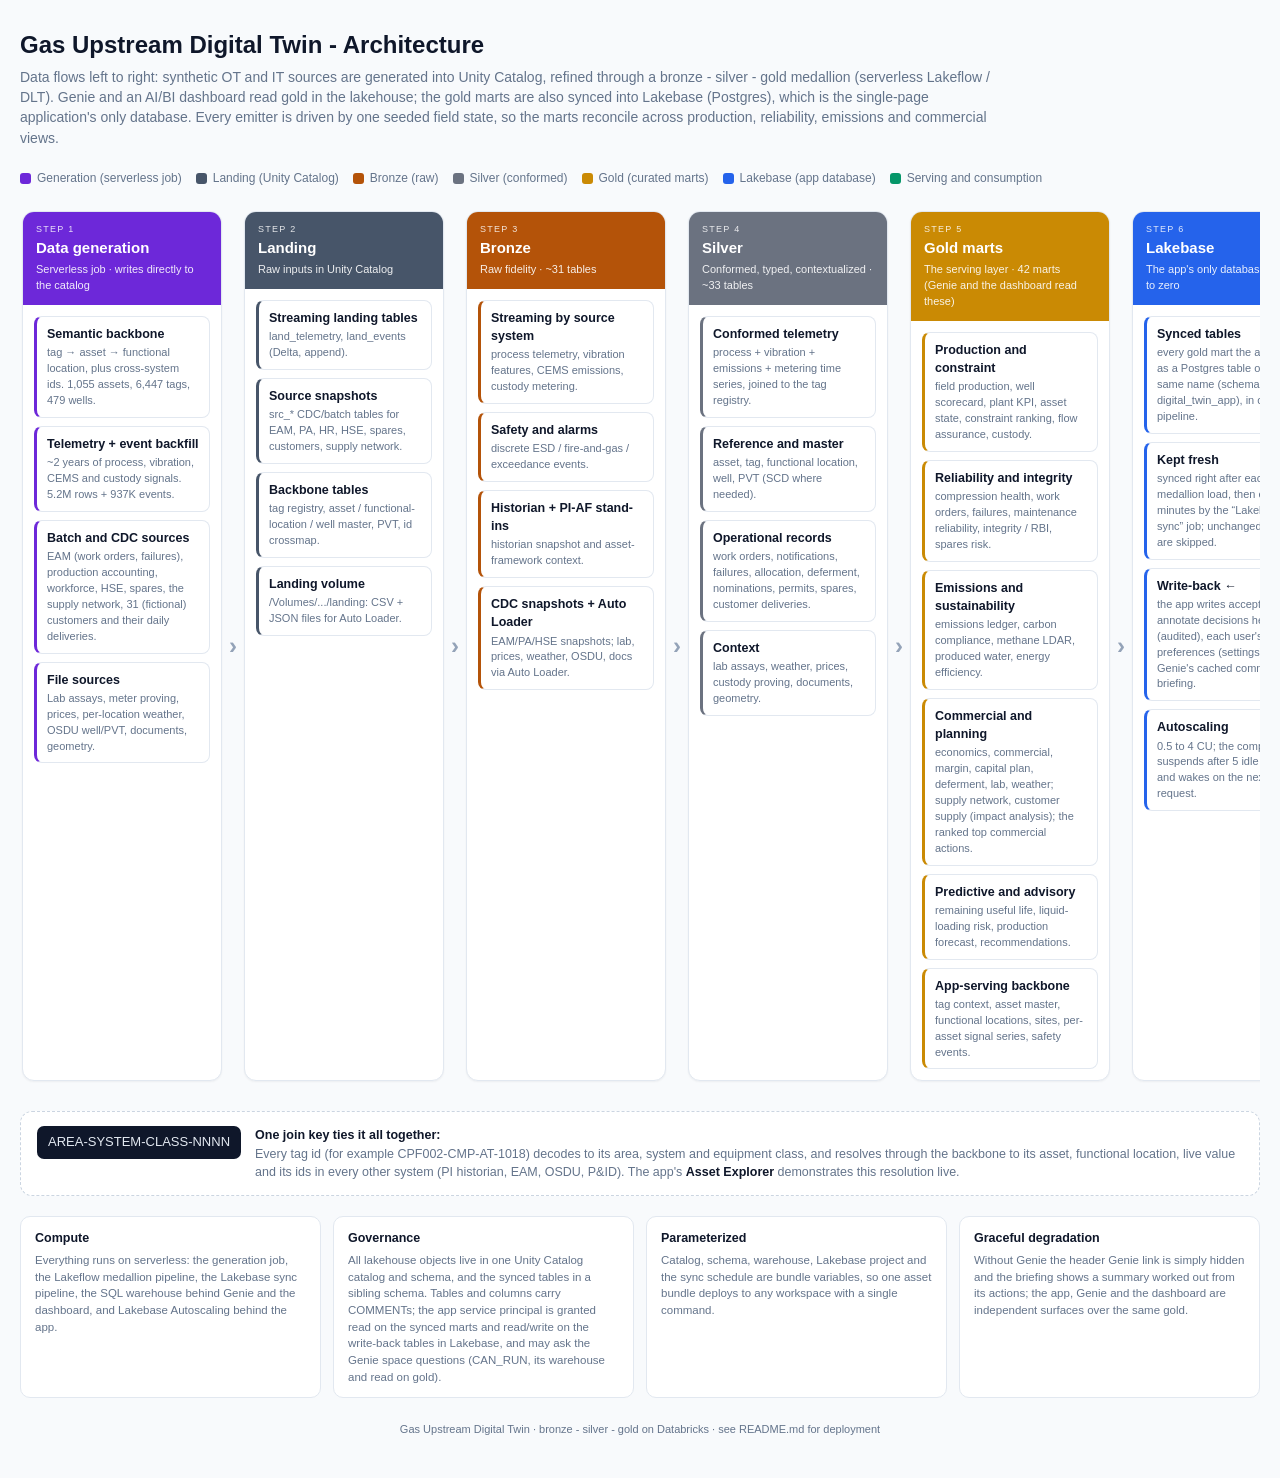
<file: docs/architecture.html>
<!DOCTYPE html>
<html lang="en">
<head>
<meta charset="UTF-8"/>
<meta name="viewport" content="width=device-width, initial-scale=1.0"/>
<title>Gas Upstream Digital Twin - Architecture</title>
<style>
  :root{
    --ink:#0f172a; --muted:#64748b; --line:#e2e8f0; --bg:#f8fafc; --card:#ffffff;
    --gen:#6d28d9; --land:#475569; --bronze:#b45309; --silver:#6b7280; --gold:#ca8a04; --lake:#2563eb; --serve:#059669;
  }
  *{box-sizing:border-box}
  body{margin:0;background:var(--bg);color:var(--ink);
       font-family:-apple-system,BlinkMacSystemFont,"Segoe UI",Roboto,Helvetica,Arial,sans-serif;
       line-height:1.45}
  .wrap{max-width:1580px;margin:0 auto;padding:28px 20px 40px}
  h1{font-size:24px;margin:0 0 4px}
  .sub{color:var(--muted);font-size:14px;margin:0 0 22px;max-width:980px}
  .legend{display:flex;flex-wrap:wrap;gap:14px;margin:0 0 18px;font-size:12px;color:var(--muted)}
  .legend span{display:inline-flex;align-items:center;gap:6px}
  .dot{width:11px;height:11px;border-radius:3px;display:inline-block}

  /* left-to-right flow */
  .flow{display:flex;align-items:stretch;gap:0;overflow-x:auto;padding:6px 2px 16px}
  .stage{min-width:200px;flex:1 1 0;background:var(--card);border:1px solid var(--line);
         border-radius:12px;box-shadow:0 1px 2px rgba(15,23,42,.05);display:flex;flex-direction:column;overflow:hidden}
  .cap{padding:11px 13px;color:#fff}
  .cap .n{font-size:9px;letter-spacing:.14em;text-transform:uppercase;opacity:.85}
  .cap .t{font-size:15px;font-weight:700;margin-top:1px}
  .cap .d{font-size:11px;opacity:.9;margin-top:3px}
  .body{padding:11px;display:flex;flex-direction:column;gap:8px;flex:1}
  .card{border:1px solid var(--line);border-left:3px solid var(--ac);border-radius:8px;padding:8px 10px;background:#fff}
  .card .ct{font-size:12.5px;font-weight:600}
  .card .cd{font-size:11px;color:var(--muted);margin-top:2px}
  .arrow{display:flex;align-items:center;justify-content:center;min-width:22px;color:#94a3b8;font-size:24px;font-weight:700;flex:0 0 auto}

  .spine{margin:14px 0 0;border:1px dashed #cbd5e1;border-radius:12px;background:#fff;padding:14px 16px;display:flex;gap:14px;align-items:flex-start}
  .spine .k{font-family:inherit;background:#0f172a;color:#e2e8f0;
            border-radius:7px;padding:7px 11px;font-size:13px;white-space:nowrap}
  .spine .x{font-size:12.5px;color:var(--muted)}
  .spine .x b{color:var(--ink)}

  .notes{margin-top:20px;display:grid;grid-template-columns:repeat(auto-fit,minmax(260px,1fr));gap:12px}
  .note{border:1px solid var(--line);border-radius:10px;background:#fff;padding:12px 14px}
  .note h4{margin:0 0 5px;font-size:12.5px}
  .note p{margin:0;font-size:11.5px;color:var(--muted)}
  footer{margin-top:24px;color:var(--muted);font-size:11px;text-align:center}
  @media (max-width:900px){.flow{flex-direction:column}.arrow{min-width:0;height:26px;transform:rotate(90deg)}}
</style>
</head>
<body>
<div class="wrap">
  <h1>Gas Upstream Digital Twin - Architecture</h1>
  <p class="sub">Data flows left to right: synthetic OT and IT sources are generated into Unity Catalog,
  refined through a bronze - silver - gold medallion (serverless Lakeflow / DLT). Genie and an AI/BI
  dashboard read gold in the lakehouse; the gold marts are also synced into Lakebase (Postgres), which
  is the single-page application's only database. Every emitter is driven by one seeded
  field state, so the marts reconcile across production, reliability, emissions and commercial views.</p>

  <div class="legend">
    <span><i class="dot" style="background:var(--gen)"></i>Generation (serverless job)</span>
    <span><i class="dot" style="background:var(--land)"></i>Landing (Unity Catalog)</span>
    <span><i class="dot" style="background:var(--bronze)"></i>Bronze (raw)</span>
    <span><i class="dot" style="background:var(--silver)"></i>Silver (conformed)</span>
    <span><i class="dot" style="background:var(--gold)"></i>Gold (curated marts)</span>
    <span><i class="dot" style="background:var(--lake)"></i>Lakebase (app database)</span>
    <span><i class="dot" style="background:var(--serve)"></i>Serving and consumption</span>
  </div>

  <div class="flow">

    <!-- 1. Generation -->
    <div class="stage">
      <div class="cap" style="background:var(--gen)">
        <div class="n">Step 1</div><div class="t">Data generation</div>
        <div class="d">Serverless job &middot; writes directly to the catalog</div>
      </div>
      <div class="body" style="--ac:var(--gen)">
        <div class="card"><div class="ct">Semantic backbone</div><div class="cd">tag &rarr; asset &rarr; functional location, plus cross-system ids. 1,055 assets, 6,447 tags, 479 wells.</div></div>
        <div class="card"><div class="ct">Telemetry + event backfill</div><div class="cd">~2 years of process, vibration, CEMS and custody signals. 5.2M rows + 937K events.</div></div>
        <div class="card"><div class="ct">Batch and CDC sources</div><div class="cd">EAM (work orders, failures), production accounting, workforce, HSE, spares, the supply network, 31 (fictional) customers and their daily deliveries.</div></div>
        <div class="card"><div class="ct">File sources</div><div class="cd">Lab assays, meter proving, prices, per-location weather, OSDU well/PVT, documents, geometry.</div></div>
      </div>
    </div>

    <div class="arrow">&rsaquo;</div>

    <!-- 2. Landing -->
    <div class="stage">
      <div class="cap" style="background:var(--land)">
        <div class="n">Step 2</div><div class="t">Landing</div>
        <div class="d">Raw inputs in Unity Catalog</div>
      </div>
      <div class="body" style="--ac:var(--land)">
        <div class="card"><div class="ct">Streaming landing tables</div><div class="cd">land_telemetry, land_events (Delta, append).</div></div>
        <div class="card"><div class="ct">Source snapshots</div><div class="cd">src_* CDC/batch tables for EAM, PA, HR, HSE, spares, customers, supply network.</div></div>
        <div class="card"><div class="ct">Backbone tables</div><div class="cd">tag registry, asset / functional-location / well master, PVT, id crossmap.</div></div>
        <div class="card"><div class="ct">Landing volume</div><div class="cd">/Volumes/.../landing: CSV + JSON files for Auto Loader.</div></div>
      </div>
    </div>

    <div class="arrow">&rsaquo;</div>

    <!-- 3. Bronze -->
    <div class="stage">
      <div class="cap" style="background:var(--bronze)">
        <div class="n">Step 3</div><div class="t">Bronze</div>
        <div class="d">Raw fidelity &middot; ~31 tables</div>
      </div>
      <div class="body" style="--ac:var(--bronze)">
        <div class="card"><div class="ct">Streaming by source system</div><div class="cd">process telemetry, vibration features, CEMS emissions, custody metering.</div></div>
        <div class="card"><div class="ct">Safety and alarms</div><div class="cd">discrete ESD / fire-and-gas / exceedance events.</div></div>
        <div class="card"><div class="ct">Historian + PI-AF stand-ins</div><div class="cd">historian snapshot and asset-framework context.</div></div>
        <div class="card"><div class="ct">CDC snapshots + Auto Loader</div><div class="cd">EAM/PA/HSE snapshots; lab, prices, weather, OSDU, docs via Auto Loader.</div></div>
      </div>
    </div>

    <div class="arrow">&rsaquo;</div>

    <!-- 4. Silver -->
    <div class="stage">
      <div class="cap" style="background:var(--silver)">
        <div class="n">Step 4</div><div class="t">Silver</div>
        <div class="d">Conformed, typed, contextualized &middot; ~33 tables</div>
      </div>
      <div class="body" style="--ac:var(--silver)">
        <div class="card"><div class="ct">Conformed telemetry</div><div class="cd">process + vibration + emissions + metering time series, joined to the tag registry.</div></div>
        <div class="card"><div class="ct">Reference and master</div><div class="cd">asset, tag, functional location, well, PVT (SCD where needed).</div></div>
        <div class="card"><div class="ct">Operational records</div><div class="cd">work orders, notifications, failures, allocation, deferment, nominations, permits, spares, customer deliveries.</div></div>
        <div class="card"><div class="ct">Context</div><div class="cd">lab assays, weather, prices, custody proving, documents, geometry.</div></div>
      </div>
    </div>

    <div class="arrow">&rsaquo;</div>

    <!-- 5. Gold -->
    <div class="stage">
      <div class="cap" style="background:var(--gold)">
        <div class="n">Step 5</div><div class="t">Gold marts</div>
        <div class="d">The serving layer &middot; 42 marts (Genie and the dashboard read these)</div>
      </div>
      <div class="body" style="--ac:var(--gold)">
        <div class="card"><div class="ct">Production and constraint</div><div class="cd">field production, well scorecard, plant KPI, asset state, constraint ranking, flow assurance, custody.</div></div>
        <div class="card"><div class="ct">Reliability and integrity</div><div class="cd">compression health, work orders, failures, maintenance reliability, integrity / RBI, spares risk.</div></div>
        <div class="card"><div class="ct">Emissions and sustainability</div><div class="cd">emissions ledger, carbon compliance, methane LDAR, produced water, energy efficiency.</div></div>
        <div class="card"><div class="ct">Commercial and planning</div><div class="cd">economics, commercial, margin, capital plan, deferment, lab, weather; supply network, customer supply (impact analysis); the ranked top commercial actions.</div></div>
        <div class="card"><div class="ct">Predictive and advisory</div><div class="cd">remaining useful life, liquid-loading risk, production forecast, recommendations.</div></div>
        <div class="card"><div class="ct">App-serving backbone</div><div class="cd">tag context, asset master, functional locations, sites, per-asset signal series, safety events.</div></div>
      </div>
    </div>

    <div class="arrow">&rsaquo;</div>

    <!-- 6. Lakebase -->
    <div class="stage">
      <div class="cap" style="background:var(--lake)">
        <div class="n">Step 6</div><div class="t">Lakebase</div>
        <div class="d">The app's only database &middot; scales to zero</div>
      </div>
      <div class="body" style="--ac:var(--lake)">
        <div class="card"><div class="ct">Synced tables</div><div class="cd">every gold mart the app reads, as a Postgres table of the same name (schema digital_twin_app), in one sync pipeline.</div></div>
        <div class="card"><div class="ct">Kept fresh</div><div class="cd">synced right after each medallion load, then every 5 minutes by the &ldquo;Lakebase sync&rdquo; job; unchanged marts are skipped.</div></div>
        <div class="card"><div class="ct">Write-back &larr;</div><div class="cd">the app writes accept / reject / annotate decisions here (audited), each user's preferences (settings) and Genie's cached commercial briefing.</div></div>
        <div class="card"><div class="ct">Autoscaling</div><div class="cd">0.5 to 4 CU; the compute suspends after 5 idle minutes and wakes on the next request.</div></div>
      </div>
    </div>

    <div class="arrow">&rsaquo;</div>

    <!-- 6. Serving -->
    <div class="stage">
      <div class="cap" style="background:var(--serve)">
        <div class="n">Step 7</div><div class="t">Serving and consumption</div>
        <div class="d">How users and agents access it</div>
      </div>
      <div class="body" style="--ac:var(--serve)">
        <div class="card"><div class="ct">Databricks Asset Atlas app (from Lakebase)</div><div class="cd">FastAPI + single-page UI: Command Centre, maps, site views, analytics and reservoir-to-customer impact analysis (with PDF export). Reads and writes Lakebase only; in the background it asks Genie (conversation API) to summarise the top commercial actions.</div></div>
        <div class="card"><div class="ct">Genie space (from gold)</div><div class="cd">&ldquo;Asset Intelligence Genie&rdquo;: natural-language analytics over the gold marts only, opened in Databricks One; also writes the app's Commercial &amp; Finance briefing.</div></div>
        <div class="card"><div class="ct">AI/BI dashboard (from gold)</div><div class="cd">published summary of production, reliability and emissions.</div></div>
      </div>
    </div>

  </div><!-- /flow -->

  <div class="spine">
    <div class="k">AREA-SYSTEM-CLASS-NNNN</div>
    <div class="x"><b>One join key ties it all together:</b><br>Every tag id (for example CPF002-CMP-AT-1018)
      decodes to its area, system and equipment class, and resolves through the backbone to its asset,
      functional location, live value and its ids in every other system (PI historian, EAM, OSDU, P&amp;ID).
      The app's <b>Asset Explorer</b> demonstrates this resolution live.</div>
  </div>

  <div class="notes">
    <div class="note"><h4>Compute</h4><p>Everything runs on serverless: the generation job, the Lakeflow medallion pipeline, the Lakebase sync pipeline, the SQL warehouse behind Genie and the dashboard, and Lakebase Autoscaling behind the app.</p></div>
    <div class="note"><h4>Governance</h4><p>All lakehouse objects live in one Unity Catalog catalog and schema, and the synced tables in a sibling schema. Tables and columns carry COMMENTs; the app service principal is granted read on the synced marts and read/write on the write-back tables in Lakebase, and may ask the Genie space questions (CAN_RUN, its warehouse and read on gold).</p></div>
    <div class="note"><h4>Parameterized</h4><p>Catalog, schema, warehouse, Lakebase project and the sync schedule are bundle variables, so one asset bundle deploys to any workspace with a single command.</p></div>
    <div class="note"><h4>Graceful degradation</h4><p>Without Genie the header Genie link is simply hidden and the briefing shows a summary worked out from its actions; the app, Genie and the dashboard are independent surfaces over the same gold.</p></div>
  </div>

  <footer>Gas Upstream Digital Twin &middot; bronze - silver - gold on Databricks &middot; see README.md for deployment</footer>
</div>
</body>
</html>
</file>
